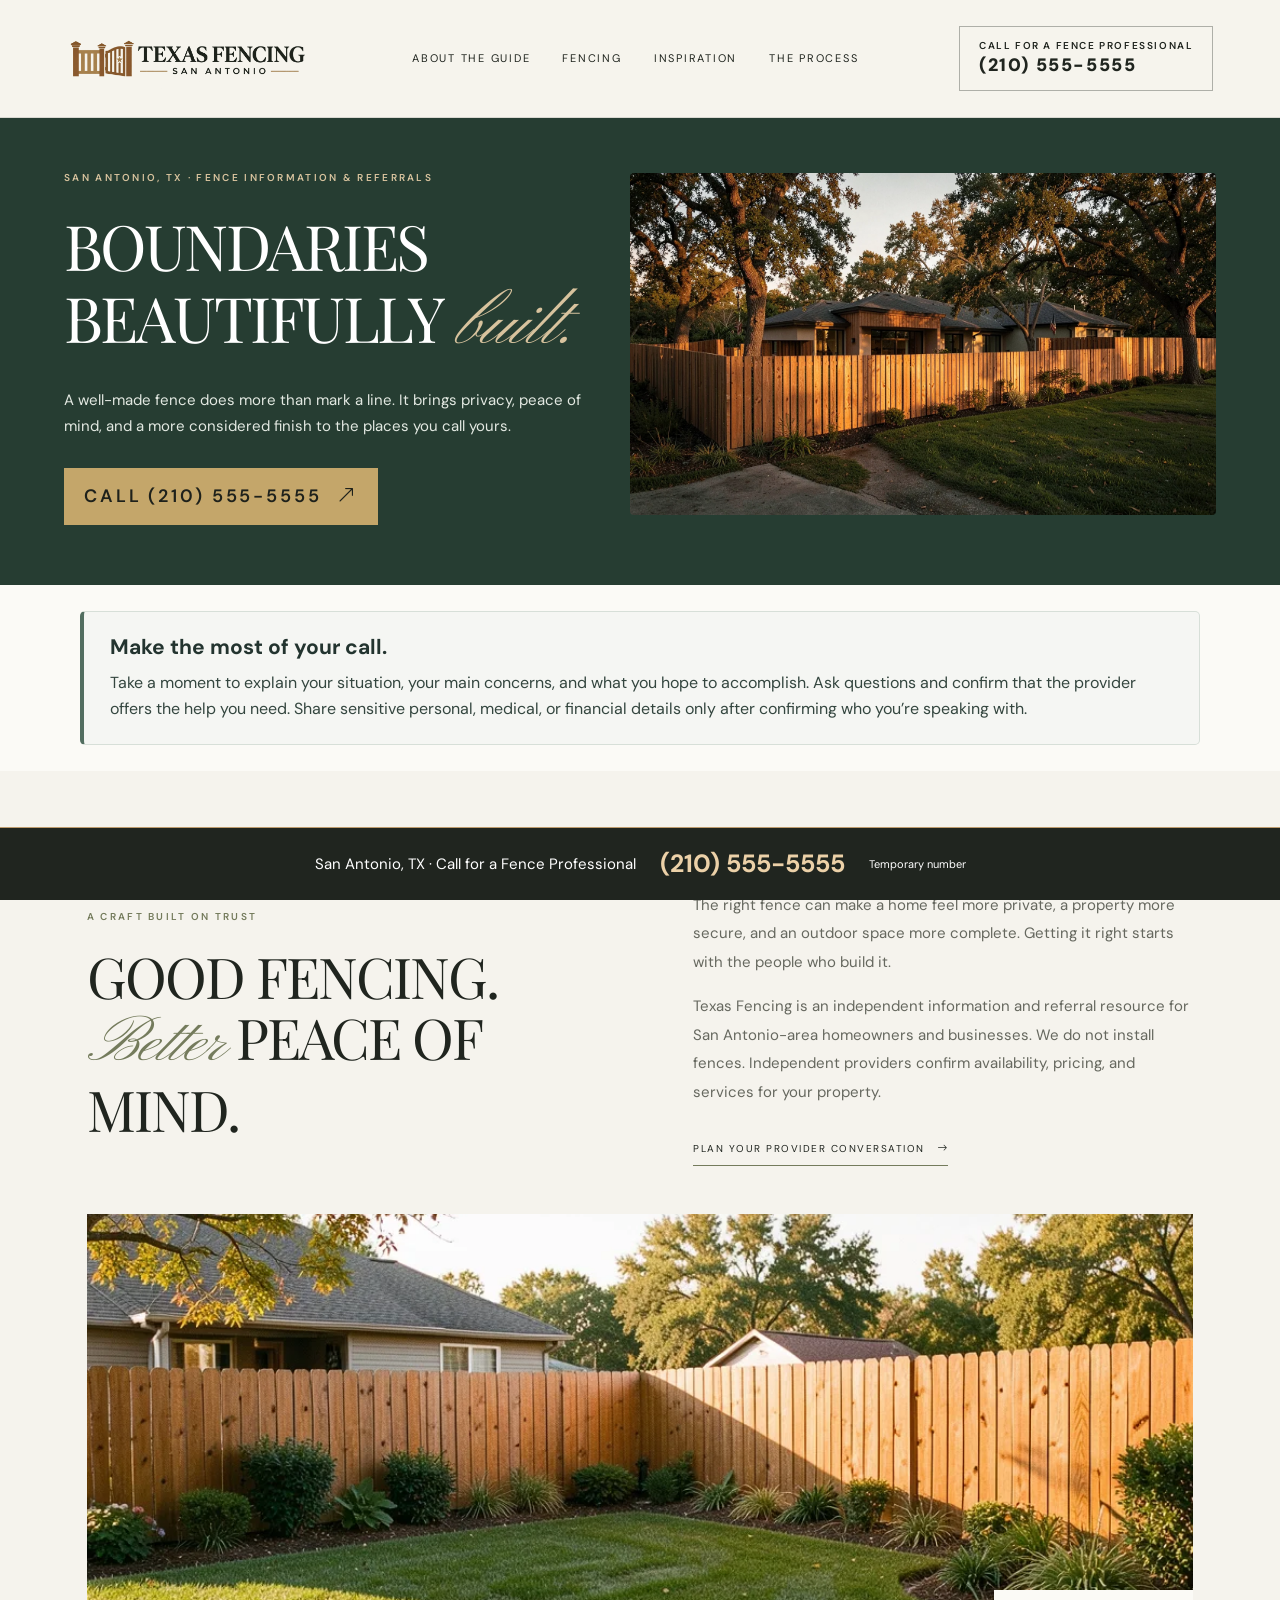
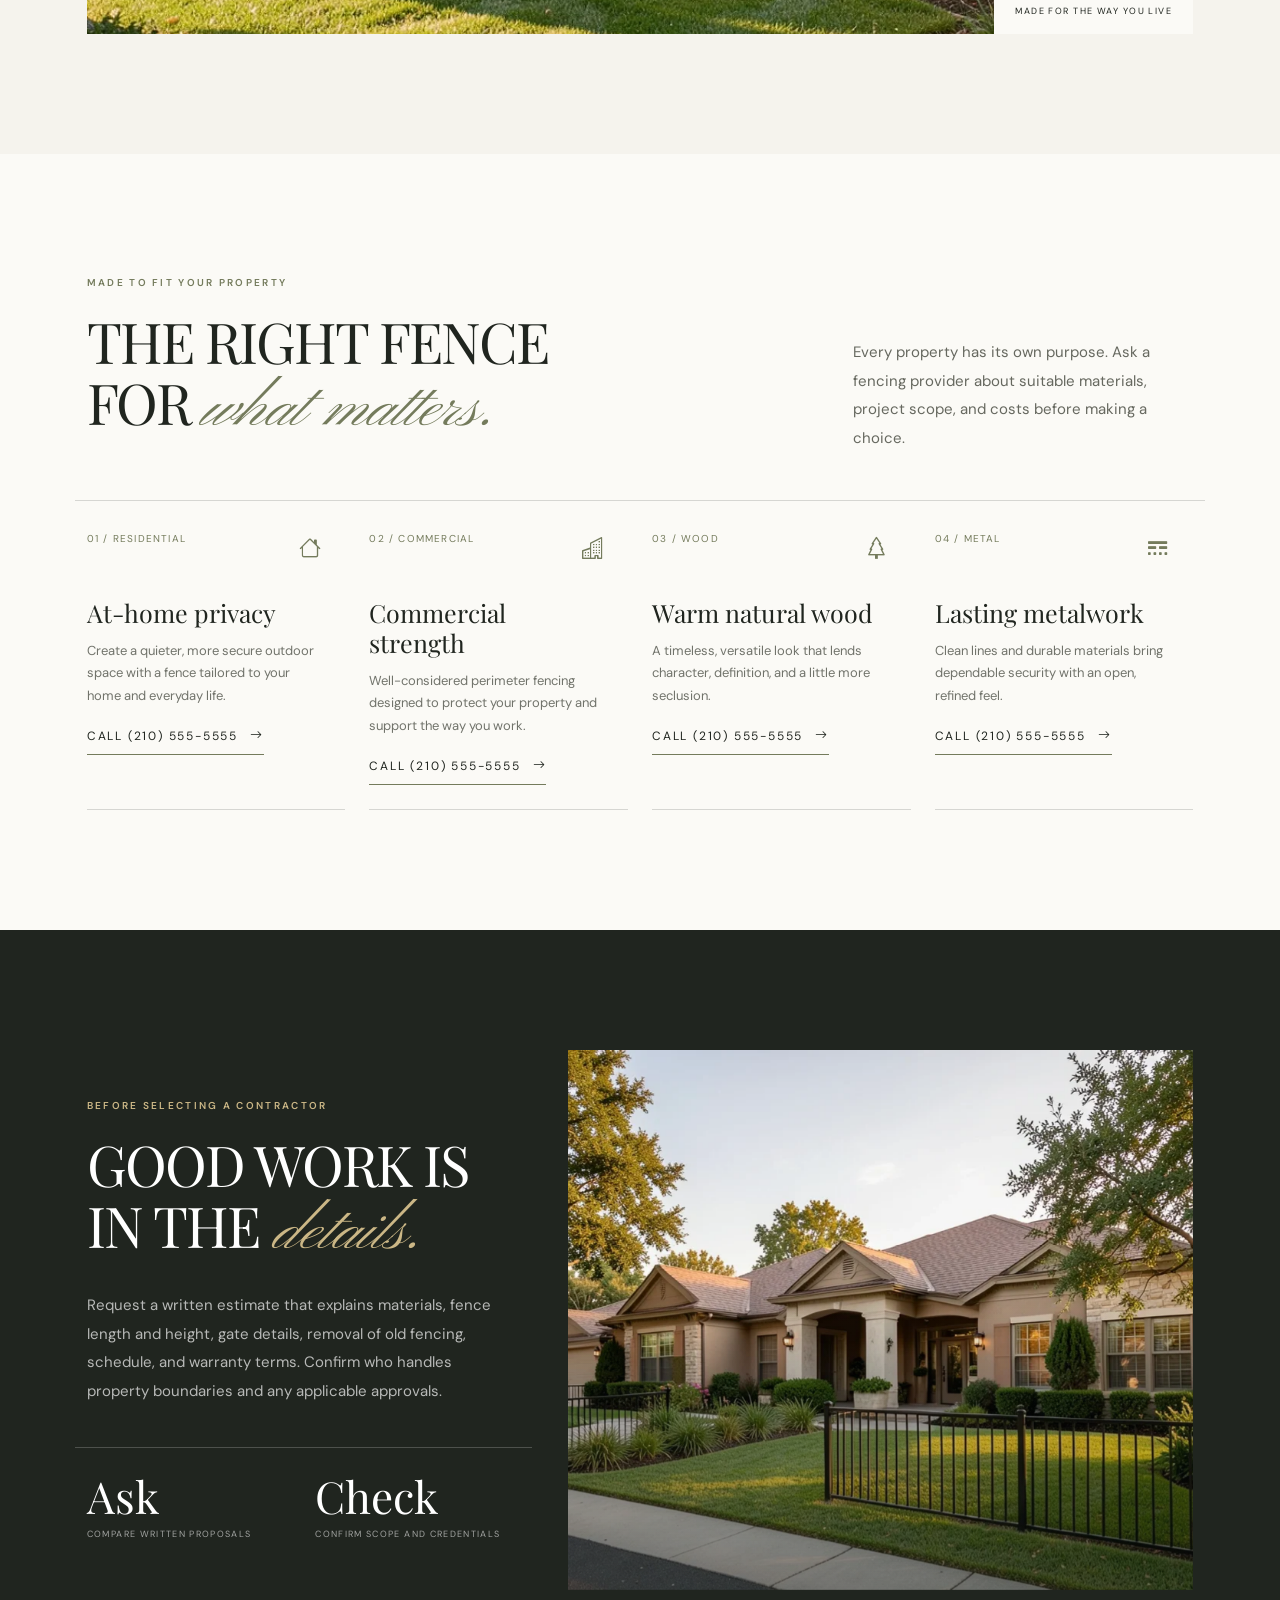
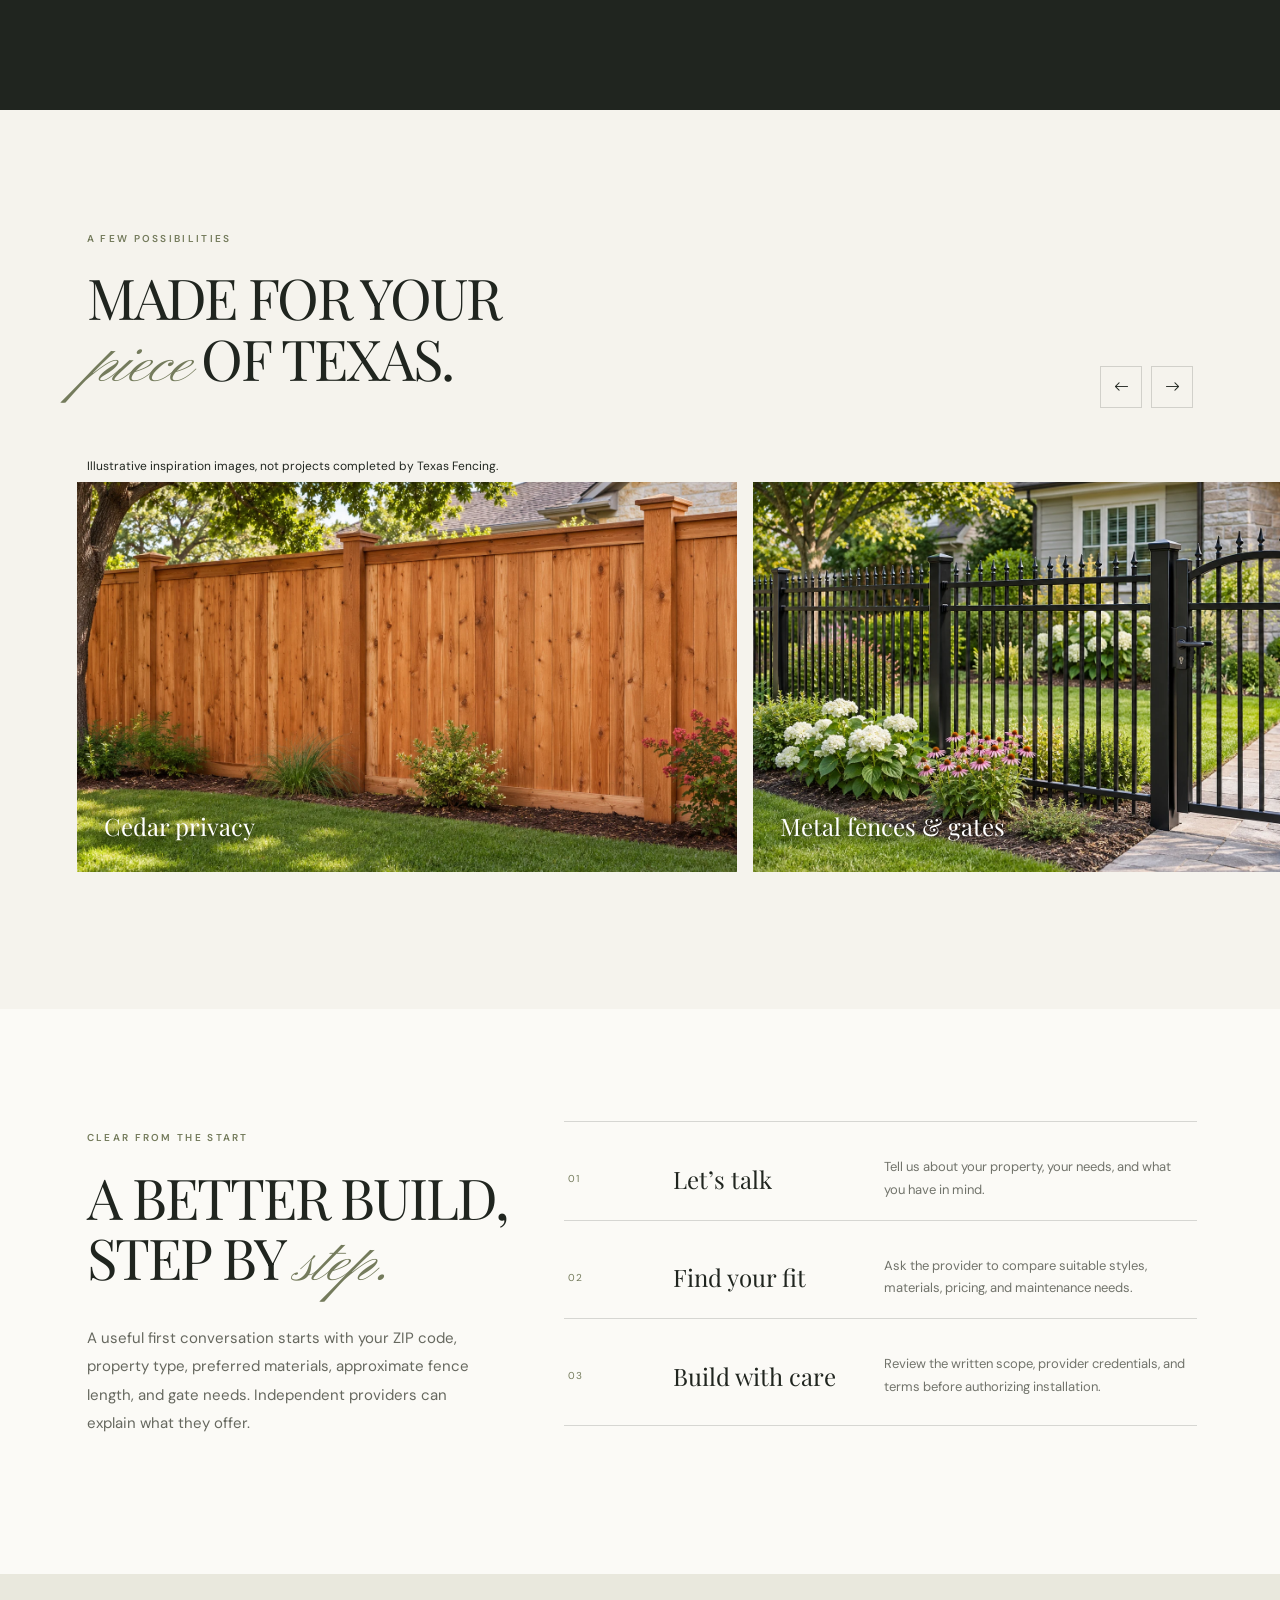
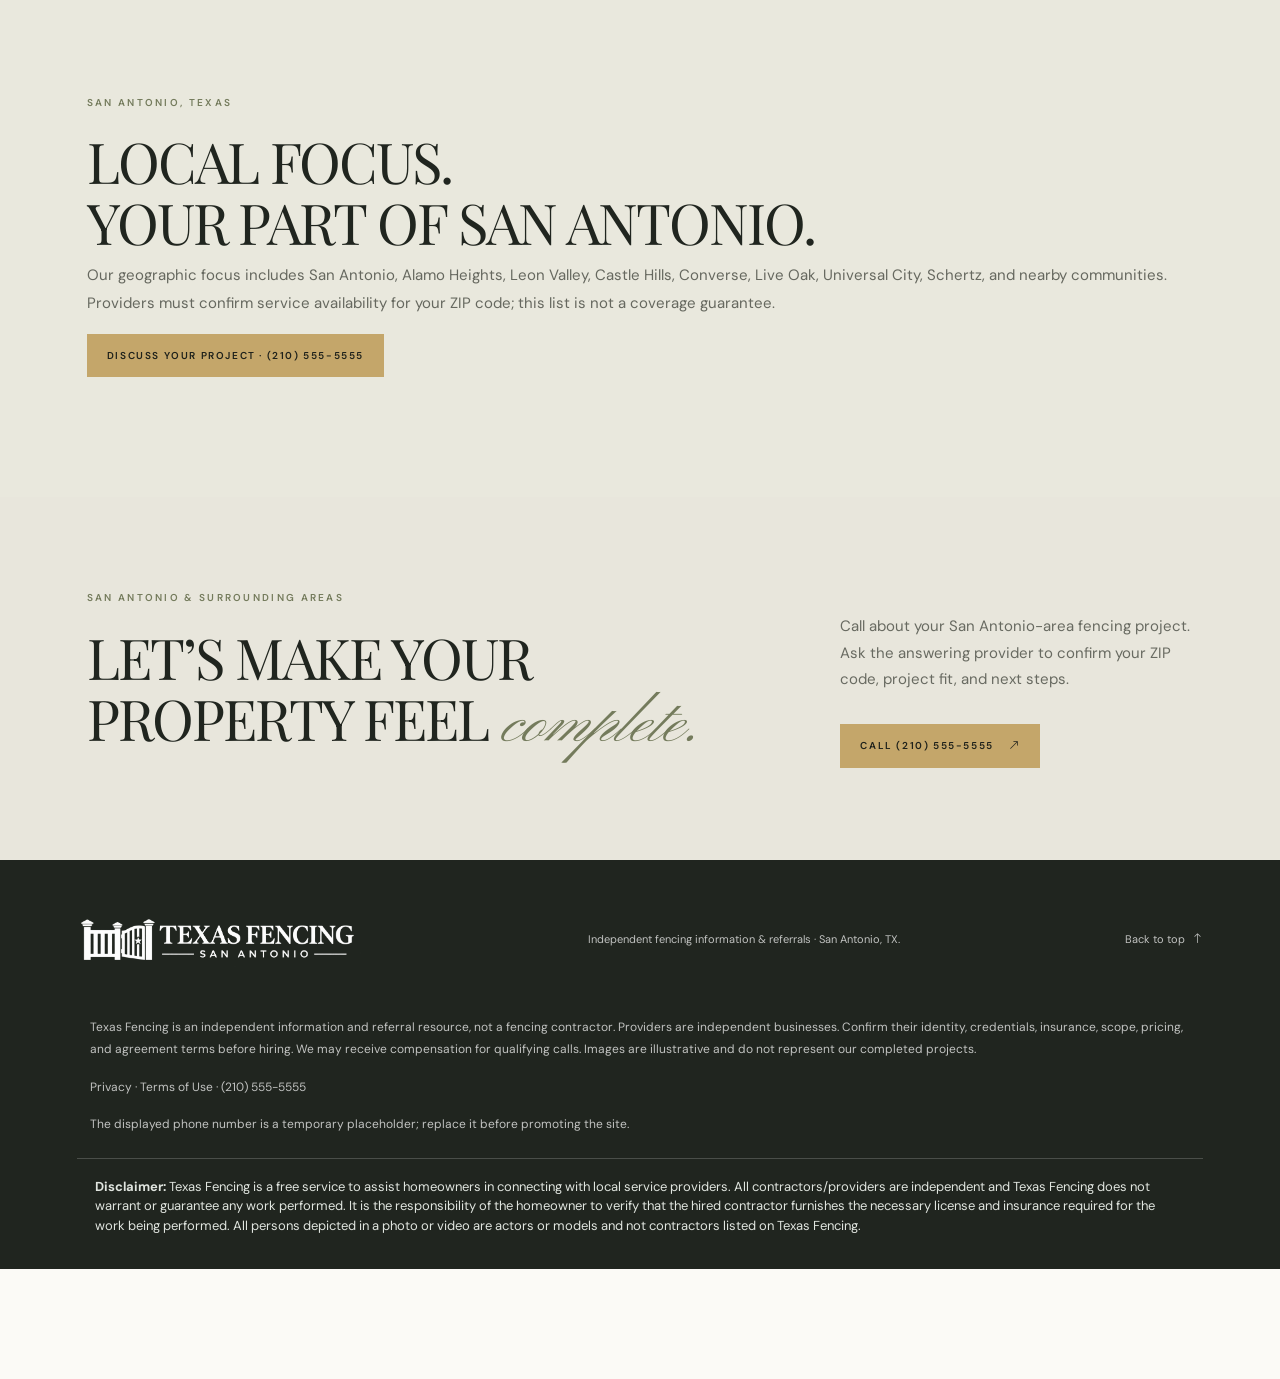
<file: index.html>
<!DOCTYPE html>
<html lang="en">
<head>
  <meta charset="UTF-8">
  <meta name="viewport" content="width=device-width, initial-scale=1">
  <meta name="theme-color" content="#20251f">
  <meta name="description" content="Independent fencing information and referrals for San Antonio, TX and nearby communities. Explore residential and commercial options. Temporary phone (210) 555-5555.">
  <title>San Antonio Fence Installation Referrals | Texas Fencing</title>
  <link rel="preconnect" href="https://fonts.googleapis.com">
  <link rel="preconnect" href="https://fonts.gstatic.com" crossorigin>
  <link href="https://fonts.googleapis.com/css2?family=DM+Sans:wght@400;500;600;700&family=Playfair+Display:wght@400;500;600&family=Pinyon+Script&display=swap" rel="stylesheet">
  <link href="https://cdn.jsdelivr.net/npm/bootstrap@5.3.3/dist/css/bootstrap.min.css" rel="stylesheet">
  <link href="https://cdn.jsdelivr.net/npm/bootstrap-icons@1.11.3/font/bootstrap-icons.min.css" rel="stylesheet">
  
<link rel="stylesheet" href="css/style.css">
<style id="texas-fencing-logo">
.navbar,.navbar.scrolled{background:rgba(246,244,237,.98);color:#20251f;border-bottom:1px solid #20251f22}.navbar .brand,.navbar .nav-link,.navbar .navbar-toggler,.navbar .nav-cta{color:#20251f}.navbar .nav-cta{border-color:#20251f55}.brand{flex-shrink:0}.brand-logo{display:block;width:245px;max-width:100%;height:auto}footer .brand-logo{width:285px;filter:brightness(0) invert(1)}footer .brand{background:transparent;padding:0}.policy-brand{display:inline-block;margin-bottom:30px}.header-call{flex-shrink:0}.nav-wrap{gap:18px}.navbar .nav-cta strong{white-space:nowrap}
@media(min-width:992px) and (max-width:1199px){.navbar .brand-logo{width:210px}.navbar .nav-link{font-size:11px}.navbar .nav-cta{padding:10px 12px}}
@media(max-width:991px){.navbar .brand-logo{width:225px}.navbar-toggler{margin-left:auto}.header-call{width:100%}}@media(max-width:359px){.navbar .brand-logo{width:195px}}
</style>
<style id="full-fencing-hero">.navbar{position:sticky!important;inset:0 0 auto!important;top:0!important}.hero{height:auto!important;min-height:0!important;background:#263d32}.hero-sticky{position:relative!important;top:auto!important;height:auto!important;min-height:0!important;overflow:visible;display:grid;grid-template-columns:1fr 1.12fr;align-items:center;gap:42px;padding:45px max(5vw,24px) 60px}.hero-photo.first{position:relative!important;inset:auto!important;width:100%!important;height:auto!important;object-fit:contain!important;transform:none!important;opacity:1!important;grid-column:2;grid-row:1;border-radius:4px}.hero-shade,.hero-note,.scroll-cue{display:none!important}.hero-content{position:relative!important;inset:auto!important;max-width:100%;padding:0!important;grid-column:1;grid-row:1;color:white}.hero h1{font-size:clamp(2.5rem,4.9vw,4.8rem);line-height:1.15;margin:20px 0}.hero-copy{color:#e3e9e2;max-width:520px}.hero-content .eyebrow,.hero-content .script{color:#d8c39e}.hero-actions{flex-wrap:wrap}.hero-actions .btn-accent{font-size:18px;white-space:normal}@media(max-width:767px){.hero-sticky{display:flex;flex-direction:column;padding:25px 22px 50px;gap:30px}.hero-photo.first{order:0}.hero-content{order:1;width:100%}.hero h1{font-size:clamp(2.6rem,11vw,4.2rem)}} </style><style id="required-ppc-footer">footer .ppc-disclaimer{max-width:1140px;margin:22px auto 0;padding:18px 18px 0;border-top:1px solid #ffffff30;color:#e0e5df}footer .ppc-disclaimer p{font-size:13px;line-height:1.5;margin:0}footer.policy-ppc-footer{background:#263d32;padding:25px 0}footer.policy-ppc-footer .ppc-disclaimer{margin-top:0;padding-top:0;border:0}</style><style id="call-preparation-styles">.call-preparation-note{display:block!important;position:relative!important;inset:auto!important;z-index:1;box-sizing:border-box;width:calc(100% - 40px);max-width:1120px;margin:26px auto!important;padding:22px 26px!important;background:#f5f6f3!important;color:#23342f!important;border:1px solid #d7dfd8;border-left:4px solid #526e60;border-radius:5px;text-align:left!important;font-style:normal;letter-spacing:normal!important}.call-preparation-note h2{font-family:inherit!important;font-size:21px!important;font-weight:700!important;line-height:1.3!important;letter-spacing:normal!important;text-transform:none!important;color:#23342f!important;margin:0 0 9px!important;padding:0!important}.call-preparation-note p{font-family:inherit!important;font-size:16px!important;font-weight:400!important;line-height:1.6!important;letter-spacing:normal!important;text-transform:none!important;color:#34463f!important;max-width:none!important;margin:0!important;padding:0!important}@media(max-width:600px){.call-preparation-note{width:calc(100% - 32px);padding:19px 20px!important;margin:20px auto!important}.call-preparation-note h2{font-size:20px!important}}</style></head>
<body>
  <nav class="navbar navbar-expand-lg" aria-label="Main navigation">
    <div class="nav-wrap container-fluid">
      <a class="brand" href="#top" aria-label="Texas Fencing home"><img class="brand-logo" src="assets/texas-fencing-logo.png" alt="Texas Fencing — San Antonio" width="931" height="300"></a>
      <button class="navbar-toggler" type="button" data-bs-toggle="collapse" data-bs-target="#mainNav" aria-controls="mainNav" aria-expanded="false" aria-label="Toggle navigation"><i class="bi bi-list"></i></button>
      <div class="collapse navbar-collapse justify-content-center" id="mainNav">
        <ul class="navbar-nav align-items-lg-center">
          <li class="nav-item"><a class="nav-link" href="#story">About the guide</a></li>
          <li class="nav-item"><a class="nav-link" href="#fencing">Fencing</a></li>
          <li class="nav-item"><a class="nav-link" href="#work">Inspiration</a></li>
          <li class="nav-item"><a class="nav-link" href="#process">The process</a></li>
        </ul>
      </div>
      <div class="header-call"><a class="nav-cta" href="tel:+12105555555"><span>Call for a Fence Professional</span><strong>(210) 555-5555</strong></a></div>
    </div>
  </nav>

  <main id="top">
    <section class="hero" aria-label="Texas Fencing">
      <div class="hero-sticky">
        <img class="hero-photo first" src="assets/img-1.webp" alt="Welcoming home with a private garden and fencing">
        <div class="hero-shade"></div>
        <div class="hero-content">
          <span class="eyebrow">San Antonio, TX · Fence information &amp; referrals</span>
          <h1>Boundaries<br>beautifully <em class="script">built.</em></h1>
          <p class="hero-copy">A well-made fence does more than mark a line. It brings privacy, peace of mind, and a more considered finish to the places you call yours.</p>
          <div class="hero-actions">
            <a class="btn-accent" href="tel:+12105555555">Call (210) 555-5555 <i class="bi bi-arrow-up-right"></i></a>
            <span class="scroll-cue">Discover our approach</span>
          </div>
        </div>
        <span class="hero-note">Independent information &amp; referrals · San Antonio, Texas</span>
      </div>
    </section><aside class="call-preparation-note" aria-labelledby="call-preparation-title"><h2 id="call-preparation-title">Make the most of your call.</h2><p>Take a moment to explain your situation, your main concerns, and what you hope to accomplish. Ask questions and confirm that the provider offers the help you need. Share sensitive personal, medical, or financial details only after confirming who you’re speaking with.</p></aside>

    <section class="intro section-pad" id="story">
      <div class="section-inner">
        <div class="row align-items-center g-4">
          <div class="col-lg-6 reveal">
            <span class="eyebrow section-kicker">A craft built on trust</span>
            <h2 class="section-title">Good fencing.<br><em class="script">Better</em> peace of mind.</h2>
          </div>
          <div class="col-lg-6 reveal">
            <div class="intro-copy">
              <p class="body-copy">The right fence can make a home feel more private, a property more secure, and an outdoor space more complete. Getting it right starts with the people who build it.</p>
              <p class="body-copy">Texas Fencing is an independent information and referral resource for San Antonio-area homeowners and businesses. We do not install fences. Independent providers confirm availability, pricing, and services for your property.</p>
              <a class="text-link" href="#process">Plan your provider conversation <i class="bi bi-arrow-right"></i></a>
            </div>
          </div>
        </div>
        <div class="intro-image-wrap reveal">
          <img class="parallax-img" src="assets/img-3.webp" alt="Landscaped home exterior with a clean, well-built perimeter">
          <span class="image-caption">Made for the way you live</span>
        </div>
      </div>
    </section>

    <section class="services section-pad" id="fencing">
      <div class="section-inner">
        <div class="section-heading-row reveal">
          <div>
            <span class="eyebrow section-kicker">Made to fit your property</span>
            <h2 class="section-title">The right fence<br>for <em class="script">what matters.</em></h2>
          </div>
          <p class="body-copy mb-0" style="max-width:340px">Every property has its own purpose. Ask a fencing provider about suitable materials, project scope, and costs before making a choice.</p>
        </div>
        <div class="row row-cols-1 row-cols-md-2 row-cols-xl-4 services-grid">
          <div class="col reveal"><article class="service-card"><div class="d-flex justify-content-between"><span class="service-number">01 / RESIDENTIAL</span><i class="bi bi-house service-icon"></i></div><h3>At-home privacy</h3><p>Create a quieter, more secure outdoor space with a fence tailored to your home and everyday life.</p><a class="text-link" href="tel:+12105555555">Call (210) 555-5555 <i class="bi bi-arrow-right"></i></a></article></div>
          <div class="col reveal"><article class="service-card"><div class="d-flex justify-content-between"><span class="service-number">02 / COMMERCIAL</span><i class="bi bi-buildings service-icon"></i></div><h3>Commercial strength</h3><p>Well-considered perimeter fencing designed to protect your property and support the way you work.</p><a class="text-link" href="tel:+12105555555">Call (210) 555-5555 <i class="bi bi-arrow-right"></i></a></article></div>
          <div class="col reveal"><article class="service-card"><div class="d-flex justify-content-between"><span class="service-number">03 / WOOD</span><i class="bi bi-tree service-icon"></i></div><h3>Warm natural wood</h3><p>A timeless, versatile look that lends character, definition, and a little more seclusion.</p><a class="text-link" href="tel:+12105555555">Call (210) 555-5555 <i class="bi bi-arrow-right"></i></a></article></div>
          <div class="col reveal"><article class="service-card"><div class="d-flex justify-content-between"><span class="service-number">04 / METAL</span><i class="bi bi-border-style service-icon"></i></div><h3>Lasting metalwork</h3><p>Clean lines and durable materials bring dependable security with an open, refined feel.</p><a class="text-link" href="tel:+12105555555">Call (210) 555-5555 <i class="bi bi-arrow-right"></i></a></article></div>
        </div>
      </div>
    </section>

    <section class="why section-pad">
      <div class="section-inner">
        <div class="row align-items-center g-lg-5">
          <div class="col-lg-5 reveal">
            <span class="eyebrow section-kicker">Before selecting a contractor</span>
            <h2 class="section-title mb-4">Good work is<br>in the <em class="script">details.</em></h2>
            <p class="body-copy why-copy">Request a written estimate that explains materials, fence length and height, gate details, removal of old fencing, schedule, and warranty terms. Confirm who handles property boundaries and any applicable approvals.</p>
            <div class="row stats"><div class="col-6"><div class="stat-num">Ask</div><span class="stat-label">Compare written proposals</span></div><div class="col-6"><div class="stat-num">Check</div><span class="stat-label">Confirm scope and credentials</span></div></div>
          </div>
          <div class="col-lg-7 reveal">
            <div class="why-image">
              <img class="parallax-img" src="assets/img-4.webp" alt="Finished residential exterior and private garden, carefully maintained">
            </div>
          </div>
        </div>
      </div>
    </section>

    <section class="gallery section-pad" id="work">
      <div class="section-inner">
        <div class="section-heading-row reveal">
          <div><span class="eyebrow section-kicker">A few possibilities</span><h2 class="section-title">Made for your<br><em class="script">piece</em> of Texas.</h2></div>
          <div class="gallery-controls" aria-label="Gallery controls">
            <button type="button" class="slide-prev" aria-label="Scroll gallery left"><i class="bi bi-arrow-left"></i></button>
            <button type="button" class="slide-next" aria-label="Scroll gallery right"><i class="bi bi-arrow-right"></i></button>
          </div>
        </div>
      </div>
      <p class="section-inner image-note">Illustrative inspiration images, not projects completed by Texas Fencing.</p><div class="gallery-track" id="galleryTrack" aria-label="Fence inspiration gallery">
        <figure><img src="assets/cedar-privacy-fence.webp" alt="Vertical cedar privacy fence enclosing a residential backyard" loading="lazy"><figcaption>Cedar privacy</figcaption></figure>
        <figure><img src="assets/ornamental-metal-fence.webp" alt="Black ornamental metal residential fence and pedestrian gate" loading="lazy"><figcaption>Metal fences & gates</figcaption></figure>
        <figure><img src="assets/white-vinyl-fence.webp" alt="White vinyl privacy fence around a home backyard" loading="lazy"><figcaption>White vinyl fencing</figcaption></figure>
        <figure><img src="assets/horizontal-cedar-gate.webp" alt="Horizontal cedar slat fence and matching residential gate" loading="lazy"><figcaption>Horizontal cedar & gates</figcaption></figure>
      </div>
    </section>

    <section class="process section-pad" id="process">
      <div class="section-inner">
        <div class="row g-5">
          <div class="col-lg-5 reveal">
            <span class="eyebrow section-kicker">Clear from the start</span>
            <h2 class="section-title">A better build,<br>step by <em class="script">step.</em></h2>
            <p class="body-copy mt-4" style="max-width:390px">A useful first conversation starts with your ZIP code, property type, preferred materials, approximate fence length, and gate needs. Independent providers can explain what they offer.</p>
          </div>
          <div class="col-lg-7 reveal">
            <div class="process-item row align-items-center g-2"><div class="col-2 process-index">01</div><div class="col-md-4"><h3>Let’s talk</h3></div><div class="col-md-6"><p>Tell us about your property, your needs, and what you have in mind.</p></div></div>
            <div class="process-item row align-items-center g-2"><div class="col-2 process-index">02</div><div class="col-md-4"><h3>Find your fit</h3></div><div class="col-md-6"><p>Ask the provider to compare suitable styles, materials, pricing, and maintenance needs.</p></div></div>
            <div class="process-item row align-items-center g-2"><div class="col-2 process-index">03</div><div class="col-md-4"><h3>Build with care</h3></div><div class="col-md-6"><p>Review the written scope, provider credentials, and terms before authorizing installation.</p></div></div>
          </div>
        </div>
      </div>
    </section>

    <section class="section-pad local-area" id="areas"><div class="section-inner"><span class="eyebrow section-kicker">San Antonio, Texas</span><h2 class="section-title">Local focus.<br>Your part of San Antonio.</h2><p class="body-copy">Our geographic focus includes San Antonio, Alamo Heights, Leon Valley, Castle Hills, Converse, Live Oak, Universal City, Schertz, and nearby communities. Providers must confirm service availability for your ZIP code; this list is not a coverage guarantee.</p><a class="btn-accent" href="tel:+12105555555">Discuss your project · (210) 555-5555</a></div></section>
    <section class="contact" id="contact">
      <div class="contact-panel">
        <div class="row align-items-end g-4">
          <div class="col-lg-8 reveal">
            <span class="eyebrow section-kicker">San Antonio &amp; surrounding areas</span>
            <h2 class="section-title">Let’s make your<br>property feel <em class="script">complete.</em></h2>
          </div>
          <div class="col-lg-4 reveal">
            <p class="contact-note">Call about your San Antonio-area fencing project. Ask the answering provider to confirm your ZIP code, project fit, and next steps.</p>
            <a class="btn-accent mt-3" href="tel:+12105555555">Call (210) 555-5555 <i class="bi bi-arrow-up-right"></i></a>
          </div>
        </div>
      </div>
    </section>
  </main><aside class="call-banner"><span>San Antonio, TX · Call for a Fence Professional</span><a href="tel:+12105555555">(210) 555-5555</a><small>Temporary number</small></aside>

  <footer>
    <div class="d-flex justify-content-between align-items-center footer-flex">
      <a class="brand" href="#top"><img class="brand-logo" src="assets/texas-fencing-logo.png" alt="Texas Fencing — San Antonio" width="931" height="300"></a>
      <span>Independent fencing information &amp; referrals · San Antonio, TX.</span>
      <a href="#top">Back to top <i class="bi bi-arrow-up ms-1"></i></a>
    </div>
<div class="footer-disclosure"><p>Texas Fencing is an independent information and referral resource, not a fencing contractor. Providers are independent businesses. Confirm their identity, credentials, insurance, scope, pricing, and agreement terms before hiring. We may receive compensation for qualifying calls. Images are illustrative and do not represent our completed projects.</p><p><a href="privacy.html">Privacy</a> · <a href="terms.html">Terms of Use</a> · <a href="tel:+12105555555">(210) 555-5555</a></p><p>The displayed phone number is a temporary placeholder; replace it before promoting the site.</p></div><div class="ppc-disclaimer"><p><strong>Disclaimer:</strong> Texas Fencing is a free service to assist homeowners in connecting with local service providers. All contractors/providers are independent and Texas Fencing does not warrant or guarantee any work performed. It is the responsibility of the homeowner to verify that the hired contractor furnishes the necessary license and insurance required for the work being performed. All persons depicted in a photo or video are actors or models and not contractors listed on Texas Fencing.</p></div></footer>

  <script src="https://cdn.jsdelivr.net/npm/bootstrap@5.3.3/dist/js/bootstrap.bundle.min.js"></script>
  <script>
    (() => {
      const nav = document.querySelector('.navbar');
      const hero = document.querySelector('.hero');
      const first = document.querySelector('.hero-photo.first');
      const second = document.querySelector('.hero-photo.second');
      let ticking = false;
      function updateScroll() {
        const y = window.scrollY || 0;
        nav.classList.toggle('scrolled', y > 30);

        ticking = false;
      }
      window.addEventListener('scroll', () => {
        if (!ticking) { ticking = true; requestAnimationFrame(updateScroll); }
      }, {passive:true});
      updateScroll();

      const revealObserver = new IntersectionObserver(entries => {
        entries.forEach(entry => {
          if (entry.isIntersecting) {
            entry.target.classList.add('visible');
            revealObserver.unobserve(entry.target);
          }
        });
      }, {threshold:.12});
      document.querySelectorAll('.reveal').forEach(el => revealObserver.observe(el));



      const track = document.getElementById('galleryTrack');
      document.querySelector('.slide-prev').addEventListener('click', () => track.scrollBy({left:-track.clientWidth*.72,behavior:'smooth'}));
      document.querySelector('.slide-next').addEventListener('click', () => track.scrollBy({left:track.clientWidth*.72,behavior:'smooth'}));
    })();
  </script>
</body>
</html>
</file>
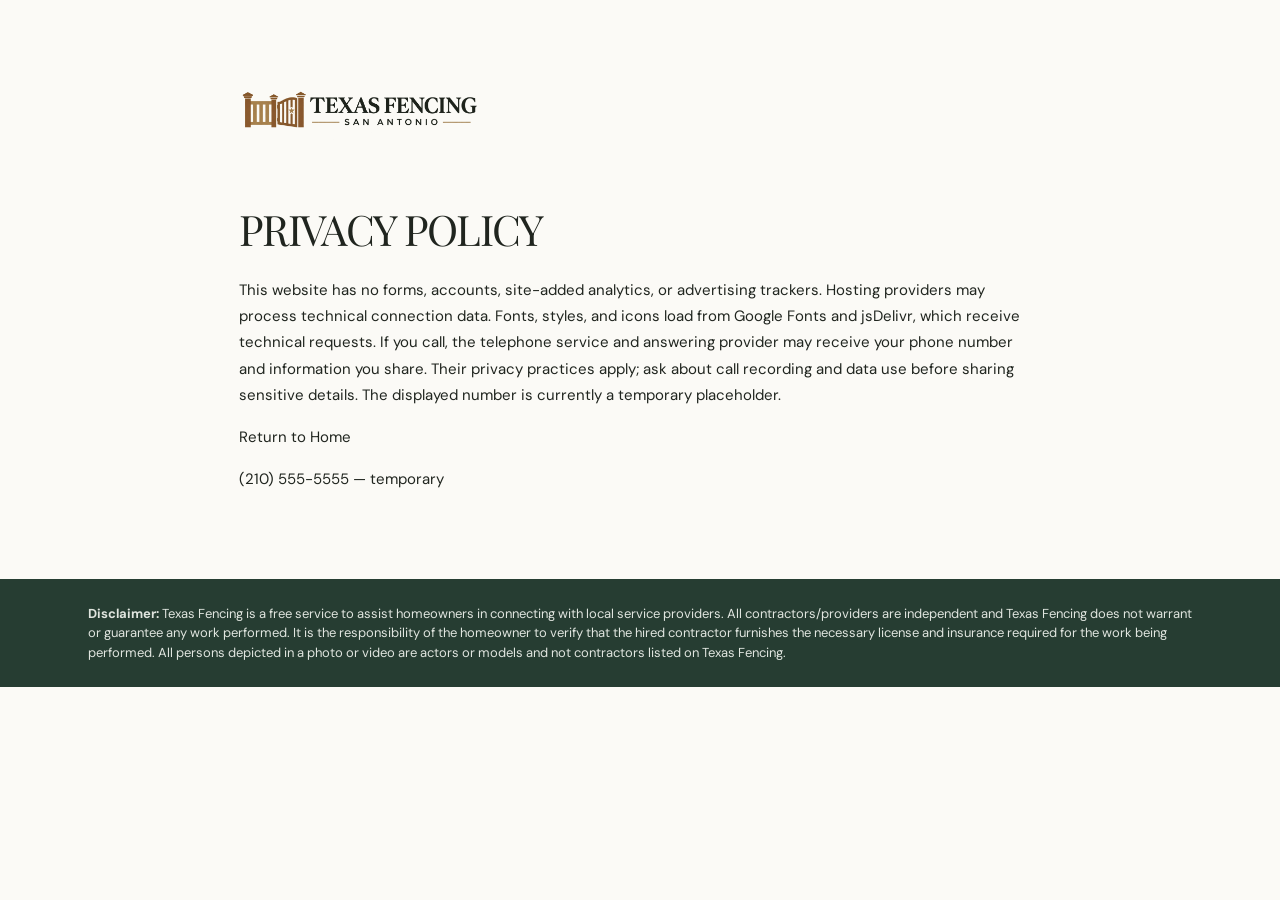
<file: privacy.html>
<!DOCTYPE html>
<html lang="en">
<head>
  <meta charset="UTF-8">
  <meta name="viewport" content="width=device-width, initial-scale=1">
  <meta name="theme-color" content="#20251f">
  <meta name="description" content="Independent fencing information and referrals for San Antonio, TX and nearby communities. Explore residential and commercial options. Temporary phone (210) 555-5555.">
  <title>Privacy Policy | Texas Fencing</title>
  <link rel="preconnect" href="https://fonts.googleapis.com">
  <link rel="preconnect" href="https://fonts.gstatic.com" crossorigin>
  <link href="https://fonts.googleapis.com/css2?family=DM+Sans:wght@400;500;600;700&family=Playfair+Display:wght@400;500;600&family=Pinyon+Script&display=swap" rel="stylesheet">
  <link href="https://cdn.jsdelivr.net/npm/bootstrap@5.3.3/dist/css/bootstrap.min.css" rel="stylesheet">
  <link href="https://cdn.jsdelivr.net/npm/bootstrap-icons@1.11.3/font/bootstrap-icons.min.css" rel="stylesheet">
  
<link rel="stylesheet" href="css/style.css">
<style id="texas-fencing-logo">
.navbar,.navbar.scrolled{background:rgba(246,244,237,.98);color:#20251f;border-bottom:1px solid #20251f22}.navbar .brand,.navbar .nav-link,.navbar .navbar-toggler,.navbar .nav-cta{color:#20251f}.navbar .nav-cta{border-color:#20251f55}.brand{flex-shrink:0}.brand-logo{display:block;width:245px;max-width:100%;height:auto}footer .brand-logo{width:285px;filter:brightness(0) invert(1)}footer .brand{background:transparent;padding:0}.policy-brand{display:inline-block;margin-bottom:30px}.header-call{flex-shrink:0}.nav-wrap{gap:18px}.navbar .nav-cta strong{white-space:nowrap}
@media(min-width:992px) and (max-width:1199px){.navbar .brand-logo{width:210px}.navbar .nav-link{font-size:11px}.navbar .nav-cta{padding:10px 12px}}
@media(max-width:991px){.navbar .brand-logo{width:225px}.navbar-toggler{margin-left:auto}.header-call{width:100%}}@media(max-width:359px){.navbar .brand-logo{width:195px}}
</style>
<style id="required-ppc-footer">footer .ppc-disclaimer{max-width:1140px;margin:22px auto 0;padding:18px 18px 0;border-top:1px solid #ffffff30;color:#e0e5df}footer .ppc-disclaimer p{font-size:13px;line-height:1.5;margin:0}footer.policy-ppc-footer{background:#263d32;padding:25px 0}footer.policy-ppc-footer .ppc-disclaimer{margin-top:0;padding-top:0;border:0}</style></head>
<body><main class="policy-main"><a class="policy-brand" href="index.html"><img class="brand-logo" src="assets/texas-fencing-logo.png" alt="Texas Fencing — San Antonio" width="931" height="300"></a><h1>Privacy Policy</h1><p>This website has no forms, accounts, site-added analytics, or advertising trackers. Hosting providers may process technical connection data. Fonts, styles, and icons load from Google Fonts and jsDelivr, which receive technical requests. If you call, the telephone service and answering provider may receive your phone number and information you share. Their privacy practices apply; ask about call recording and data use before sharing sensitive details. The displayed number is currently a temporary placeholder.</p><p><a href="index.html">Return to Home</a></p><p><a href="tel:+12105555555">(210) 555-5555 — temporary</a></p></main><footer class="policy-ppc-footer"><div class="ppc-disclaimer"><p><strong>Disclaimer:</strong> Texas Fencing is a free service to assist homeowners in connecting with local service providers. All contractors/providers are independent and Texas Fencing does not warrant or guarantee any work performed. It is the responsibility of the homeowner to verify that the hired contractor furnishes the necessary license and insurance required for the work being performed. All persons depicted in a photo or video are actors or models and not contractors listed on Texas Fencing.</p></div></footer></body></html>
</file>
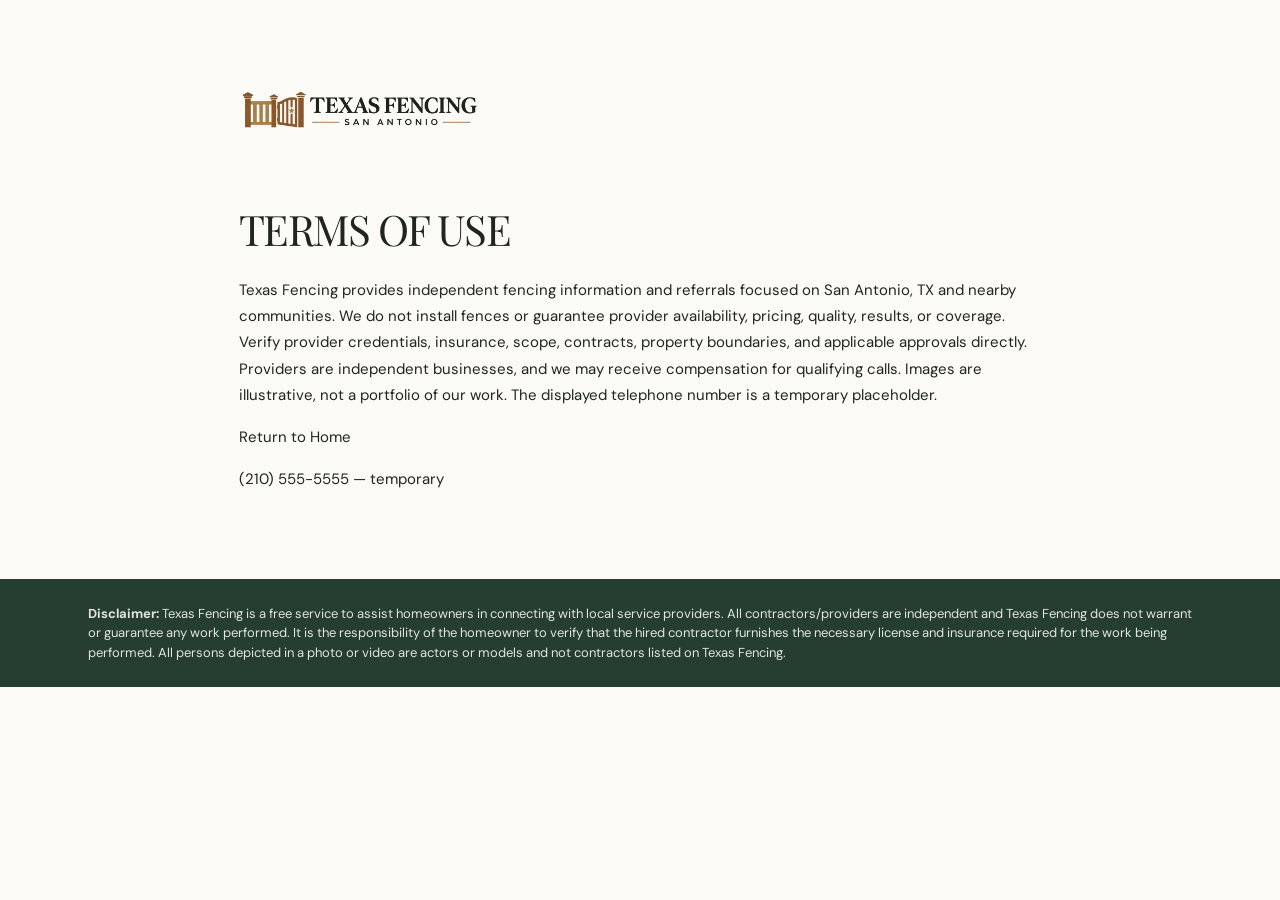
<file: terms.html>
<!DOCTYPE html>
<html lang="en">
<head>
  <meta charset="UTF-8">
  <meta name="viewport" content="width=device-width, initial-scale=1">
  <meta name="theme-color" content="#20251f">
  <meta name="description" content="Independent fencing information and referrals for San Antonio, TX and nearby communities. Explore residential and commercial options. Temporary phone (210) 555-5555.">
  <title>Terms of Use | Texas Fencing</title>
  <link rel="preconnect" href="https://fonts.googleapis.com">
  <link rel="preconnect" href="https://fonts.gstatic.com" crossorigin>
  <link href="https://fonts.googleapis.com/css2?family=DM+Sans:wght@400;500;600;700&family=Playfair+Display:wght@400;500;600&family=Pinyon+Script&display=swap" rel="stylesheet">
  <link href="https://cdn.jsdelivr.net/npm/bootstrap@5.3.3/dist/css/bootstrap.min.css" rel="stylesheet">
  <link href="https://cdn.jsdelivr.net/npm/bootstrap-icons@1.11.3/font/bootstrap-icons.min.css" rel="stylesheet">
  
<link rel="stylesheet" href="css/style.css">
<style id="texas-fencing-logo">
.navbar,.navbar.scrolled{background:rgba(246,244,237,.98);color:#20251f;border-bottom:1px solid #20251f22}.navbar .brand,.navbar .nav-link,.navbar .navbar-toggler,.navbar .nav-cta{color:#20251f}.navbar .nav-cta{border-color:#20251f55}.brand{flex-shrink:0}.brand-logo{display:block;width:245px;max-width:100%;height:auto}footer .brand-logo{width:285px;filter:brightness(0) invert(1)}footer .brand{background:transparent;padding:0}.policy-brand{display:inline-block;margin-bottom:30px}.header-call{flex-shrink:0}.nav-wrap{gap:18px}.navbar .nav-cta strong{white-space:nowrap}
@media(min-width:992px) and (max-width:1199px){.navbar .brand-logo{width:210px}.navbar .nav-link{font-size:11px}.navbar .nav-cta{padding:10px 12px}}
@media(max-width:991px){.navbar .brand-logo{width:225px}.navbar-toggler{margin-left:auto}.header-call{width:100%}}@media(max-width:359px){.navbar .brand-logo{width:195px}}
</style>
<style id="required-ppc-footer">footer .ppc-disclaimer{max-width:1140px;margin:22px auto 0;padding:18px 18px 0;border-top:1px solid #ffffff30;color:#e0e5df}footer .ppc-disclaimer p{font-size:13px;line-height:1.5;margin:0}footer.policy-ppc-footer{background:#263d32;padding:25px 0}footer.policy-ppc-footer .ppc-disclaimer{margin-top:0;padding-top:0;border:0}</style></head>
<body><main class="policy-main"><a class="policy-brand" href="index.html"><img class="brand-logo" src="assets/texas-fencing-logo.png" alt="Texas Fencing — San Antonio" width="931" height="300"></a><h1>Terms of Use</h1><p>Texas Fencing provides independent fencing information and referrals focused on San Antonio, TX and nearby communities. We do not install fences or guarantee provider availability, pricing, quality, results, or coverage. Verify provider credentials, insurance, scope, contracts, property boundaries, and applicable approvals directly. Providers are independent businesses, and we may receive compensation for qualifying calls. Images are illustrative, not a portfolio of our work. The displayed telephone number is a temporary placeholder.</p><p><a href="index.html">Return to Home</a></p><p><a href="tel:+12105555555">(210) 555-5555 — temporary</a></p></main><footer class="policy-ppc-footer"><div class="ppc-disclaimer"><p><strong>Disclaimer:</strong> Texas Fencing is a free service to assist homeowners in connecting with local service providers. All contractors/providers are independent and Texas Fencing does not warrant or guarantee any work performed. It is the responsibility of the homeowner to verify that the hired contractor furnishes the necessary license and insurance required for the work being performed. All persons depicted in a photo or video are actors or models and not contractors listed on Texas Fencing.</p></div></footer></body></html>
</file>
<file: css/style.css>
:root{--ink:#20251f;--cream:#f5f3ed;--paper:#fbfaf6;--sage:#747b5c;--gold:#c4a66a;--line:rgba(32,37,31,.17);--sans:'DM Sans',sans-serif;--serif:'Playfair Display',serif}
    *{box-sizing:border-box}
    html{scroll-behavior:smooth}
    body{margin:0;background:var(--paper);color:var(--ink);font-family:var(--sans);font-size:15px;line-height:1.75;-webkit-font-smoothing:antialiased}
    a{color:inherit;text-decoration:none}
    .navbar{position:fixed;inset:0 0 auto;z-index:1000;padding:19px 0;color:#fff;transition:background .35s,padding .35s,backdrop-filter .35s}
    .navbar.scrolled{padding:12px 0;background:rgba(31,36,31,.88);backdrop-filter:blur(14px);border-bottom:1px solid rgba(255,255,255,.12)}
    .nav-wrap{max-width:1440px;padding:0 5.2%;margin:auto}
    .brand{display:flex;align-items:center;gap:12px;font-size:13px;font-weight:700;letter-spacing:.15em;text-transform:uppercase;white-space:nowrap}
    .brand-mark{display:grid;place-items:center;width:36px;height:36px;border:1px solid rgba(255,255,255,.65);font-family:var(--serif);font-size:19px;font-weight:400}
    .navbar-nav{gap:32px}
    .navbar-nav .nav-link{padding:8px 0!important;color:rgba(255,255,255,.83);font-size:11px;letter-spacing:.16em;text-transform:uppercase;transition:color .2s}
    .navbar-nav .nav-link:hover{color:#fff}
    .nav-cta,.btn-outline-light,.btn-accent{border-radius:0;padding:12px 19px;font-size:10px;letter-spacing:.16em;text-transform:uppercase;font-weight:600}
    .nav-cta{border:1px solid rgba(255,255,255,.65);color:#fff}
    .nav-cta:hover{background:#fff;color:var(--ink)}
    .navbar-toggler{border:1px solid rgba(255,255,255,.5);color:#fff;padding:7px 10px}
    .navbar-toggler:focus{box-shadow:none}
    .hero{height:190vh;position:relative;background:var(--ink)}
    .hero-sticky{height:100vh;position:sticky;top:0;overflow:hidden}
    .hero-photo{position:absolute;inset:-3%;width:106%;height:106%;object-fit:cover;transform:scale(1.02);will-change:transform}
    .hero-photo.second{opacity:0;transition:opacity .15s}
    .hero-shade{position:absolute;inset:0;background:linear-gradient(90deg,rgba(14,19,16,.58),rgba(14,19,16,.1) 70%),linear-gradient(0deg,rgba(12,16,13,.69),transparent 57%)}
    .hero-content{position:absolute;left:10%;right:8%;bottom:12%;color:white;max-width:850px}
    .eyebrow{font-size:10px;letter-spacing:.23em;text-transform:uppercase;font-weight:600}
    .hero .eyebrow{color:#e2d4b6}
    h1,h2,h3{font-family:var(--serif);font-weight:400}
    h1{font-size:clamp(3rem,7.6vw,7.4rem);line-height:.99;letter-spacing:-.04em;margin:22px 0 26px;text-transform:uppercase}
    .script{font-family:'Pinyon Script',cursive;text-transform:none;font-size:1.12em;color:#d1bb8e;letter-spacing:0}
    .hero-copy{max-width:430px;color:rgba(255,255,255,.84);font-size:15px}
    .hero-actions{display:flex;align-items:center;gap:25px;margin-top:28px}
    .btn-accent{display:inline-flex;align-items:center;gap:15px;background:var(--gold);color:#1e211b;border:1px solid var(--gold);transition:.25s}
    .btn-accent:hover{background:#d1bb8e;border-color:#d1bb8e;color:#1e211b;transform:translateY(-2px)}
    .hero-note{position:absolute;right:5%;bottom:13%;writing-mode:vertical-rl;color:rgba(255,255,255,.72);font-size:9px;letter-spacing:.19em;text-transform:uppercase}
    .scroll-cue{display:flex;align-items:center;gap:12px;color:rgba(255,255,255,.68);font-size:9px;letter-spacing:.18em;text-transform:uppercase}
    .scroll-cue:before{content:"";height:1px;width:37px;background:var(--gold)}
    .section-pad{padding:120px 0}
    .section-inner{max-width:1260px;margin:auto;padding:0 6%}
    .intro{background:var(--cream)}
    .intro .intro-copy{max-width:500px;margin-left:auto}
    .section-kicker{color:var(--sage);display:block;margin-bottom:20px}
    .section-title{font-size:clamp(2.3rem,4.4vw,4.6rem);line-height:1.08;letter-spacing:-.035em;text-transform:uppercase}
    .section-title .script{color:var(--sage)}
    .body-copy{color:#66685f;font-size:15px;line-height:1.9}
    .text-link{display:inline-flex;align-items:center;gap:12px;border-bottom:1px solid var(--sage);padding-bottom:7px;margin-top:18px;font-size:10px;letter-spacing:.15em;text-transform:uppercase}
    .text-link i{transition:transform .2s}.text-link:hover i{transform:translateX(5px)}
    .intro-image-wrap{position:relative;margin-top:48px;overflow:hidden;height:420px}
    .intro-image-wrap img{width:100%;height:100%;object-fit:cover}
    .image-caption{position:absolute;right:0;bottom:0;background:var(--paper);padding:14px 21px;font-size:9px;letter-spacing:.16em;text-transform:uppercase}
    .services{background:var(--paper)}
    .section-heading-row{display:flex;justify-content:space-between;align-items:end;gap:30px;margin-bottom:48px}
    .services-grid{border-top:1px solid var(--line)}
    .service-card{height:100%;padding:29px 24px 24px 0;border-bottom:1px solid var(--line);transition:transform .3s}
    .service-card:hover{transform:translateY(-5px)}
    .service-number{font-size:10px;letter-spacing:.12em;color:var(--sage)}
    .service-card h3{font-size:25px;margin:29px 0 12px}
    .service-card p{color:#71736b;font-size:13px;max-width:280px;margin:0}
    .service-icon{font-size:22px;color:var(--sage)}
    .why{background:var(--ink);color:#fff}
    .why .section-kicker{color:#cbb786}
    .why .section-title .script{color:#cbb786}
    .why-copy{color:rgba(255,255,255,.68);max-width:430px}
    .why-image{height:540px;overflow:hidden;position:relative}
    .why-image img{width:100%;height:100%;object-fit:cover}
    .why-image:after{content:"";position:absolute;inset:0;background:linear-gradient(0deg,rgba(15,20,16,.45),transparent 55%)}
    .stats{border-top:1px solid rgba(255,255,255,.2);margin-top:42px;padding-top:26px}
    .stat-num{font-family:var(--serif);font-size:44px;line-height:1}
    .stat-label{display:block;margin-top:9px;color:rgba(255,255,255,.58);font-size:9px;letter-spacing:.15em;text-transform:uppercase}
    .gallery{background:var(--cream);overflow:hidden}
    .gallery-track{display:flex;gap:16px;overflow-x:auto;scroll-snap-type:x mandatory;padding:5px 6% 17px;scrollbar-width:thin;scrollbar-color:var(--sage) transparent}
    .gallery-track figure{position:relative;flex:0 0 min(65vw,660px);height:390px;margin:0;overflow:hidden;scroll-snap-align:center}
    .gallery-track img{width:100%;height:100%;object-fit:cover;transition:transform .8s}
    .gallery-track figure:hover img{transform:scale(1.04)}
    .gallery-track figcaption{position:absolute;bottom:0;left:0;padding:25px 27px;color:#fff;font-family:var(--serif);font-size:24px;text-shadow:0 2px 10px #000}
    .gallery-controls{display:flex;gap:9px}
    .gallery-controls button{width:42px;height:42px;border:1px solid var(--line);background:transparent;color:var(--ink);transition:.2s}
    .gallery-controls button:hover{background:var(--ink);color:#fff}
    .process{background:var(--paper)}
    .process-item{border-top:1px solid var(--line);padding:26px 0}
    .process-item:last-child{border-bottom:1px solid var(--line)}
    .process-index{font-size:10px;color:var(--sage);letter-spacing:.13em}
    .process-item h3{font-size:24px;margin:0}
    .process-item p{font-size:13px;color:#71736b;margin:0;max-width:400px}
    .contact{background:#e8e6dc;padding:92px 0}
    .contact-panel{max-width:1260px;margin:auto;padding:0 6%}
    .contact .section-title{max-width:760px}
    .contact-note{color:#686a61;max-width:370px}
    footer{background:#20251f;color:rgba(255,255,255,.72);padding:34px 6%;font-size:11px}
    footer .brand{color:white}
    footer a:hover{color:white}
    .reveal{opacity:0;transform:translateY(24px);transition:opacity .8s ease,transform .8s ease}
    .reveal.visible{opacity:1;transform:translateY(0)}
    .parallax-img{will-change:transform}
    @media(max-width:767.98px){
      .nav-wrap{padding:0 5%}.navbar{padding:14px 0}.navbar-collapse{padding:18px 0 8px}
      .navbar-nav{gap:7px}.nav-cta{display:inline-flex;margin-top:9px}
      .hero{height:155vh}.hero-content{left:7%;right:7%;bottom:12%}h1{font-size:clamp(3.15rem,14vw,5.2rem)}
      .hero-note{display:none}.hero-copy{font-size:14px}
      .section-pad{padding:83px 0}.section-inner{padding:0 7%}
      .intro .intro-copy{margin:35px 0 0}.intro-image-wrap{height:310px;margin-top:35px}
      .section-heading-row{align-items:start;flex-direction:column}.service-card{padding:24px 0}
      .service-card h3{margin:17px 0 8px}
      .why-image{height:350px;margin-top:35px}.stats{margin-top:28px}
      .stat-num{font-size:37px}.gallery-track{padding-left:7%;padding-right:7%}
      .gallery-track figure{flex-basis:84vw;height:290px}
      .process-item h3{margin:8px 0}.process-item p{margin-top:5px}
      .contact{padding:75px 0}.contact-panel{padding:0 7%}.contact-note{margin-top:25px}
      footer .footer-flex{gap:20px;align-items:flex-start!important;flex-direction:column}
    }
    @media(prefers-reduced-motion:reduce){
      *,*::before,*::after{scroll-behavior:auto!important;transition-duration:.01ms!important;animation-duration:.01ms!important;animation-iteration-count:1!important}
      .hero-photo{transform:none!important}
    }
/* San Antonio referral layout. */
body{padding-bottom:110px}html{scroll-padding-top:130px}.nav-wrap{gap:18px}.header-call{flex-shrink:0}.nav-cta{display:flex;flex-direction:column;gap:2px;white-space:nowrap;line-height:1.3}.nav-cta span{font-size:10px}.nav-cta strong{font-size:18px}.call-banner{position:fixed;inset:auto 0 0;z-index:1100;display:flex;align-items:center;justify-content:center;gap:8px 24px;background:#20251f;color:#fff;border-top:1px solid #bd9b6d;padding:14px 20px;text-align:center;flex-wrap:wrap}.call-banner a{font-size:25px;font-weight:700;color:#ecd1a8;text-decoration:none;white-space:nowrap}.call-banner small{font-size:11px}.footer-disclosure{max-width:1100px;margin:32px auto 0;font-size:12px;line-height:1.8}.local-area{background:#e9e8dd}.image-note{font-size:12px}.service-card .text-link{font-size:12px}.reveal{opacity:1;transform:none}.hero-content{bottom:calc(100px + 5vh)}.policy-main{max-width:850px;margin:auto;padding:70px 24px}.policy-main h1{font-size:42px}
@media(max-width:991px){.nav-wrap{flex-wrap:wrap}.header-call{order:3;width:100%}.header-call .nav-cta{flex-direction:row;gap:12px;justify-content:center;padding:10px}.navbar-collapse{order:4;width:100%}.hero{height:auto!important;min-height:0!important}.hero-sticky{position:relative;height:auto;min-height:100svh}.hero-content{position:relative;inset:auto;padding:220px 24px 140px}.hero-note{display:none}}
@media(max-width:575px){body{padding-bottom:145px}.call-banner{flex-direction:column;gap:3px}.call-banner span{font-size:12px}.call-banner a{font-size:24px}}
</file>
